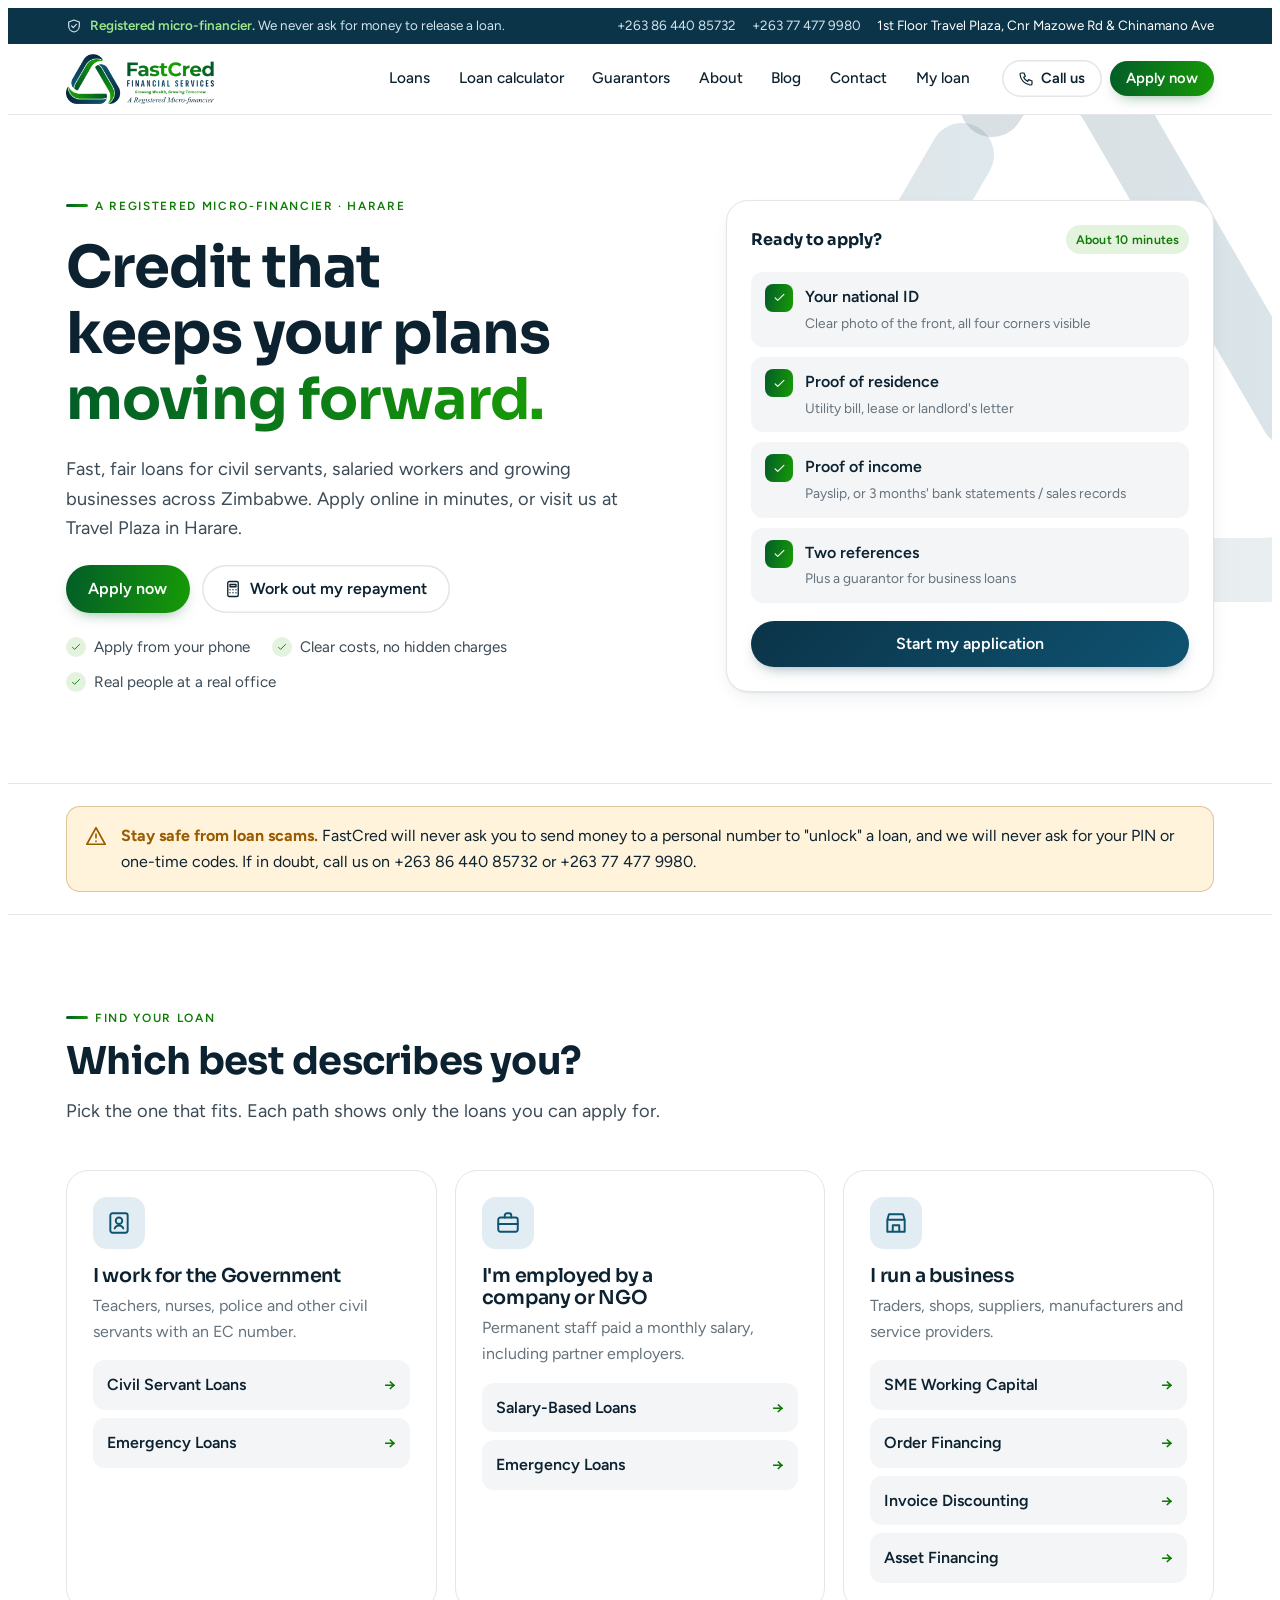
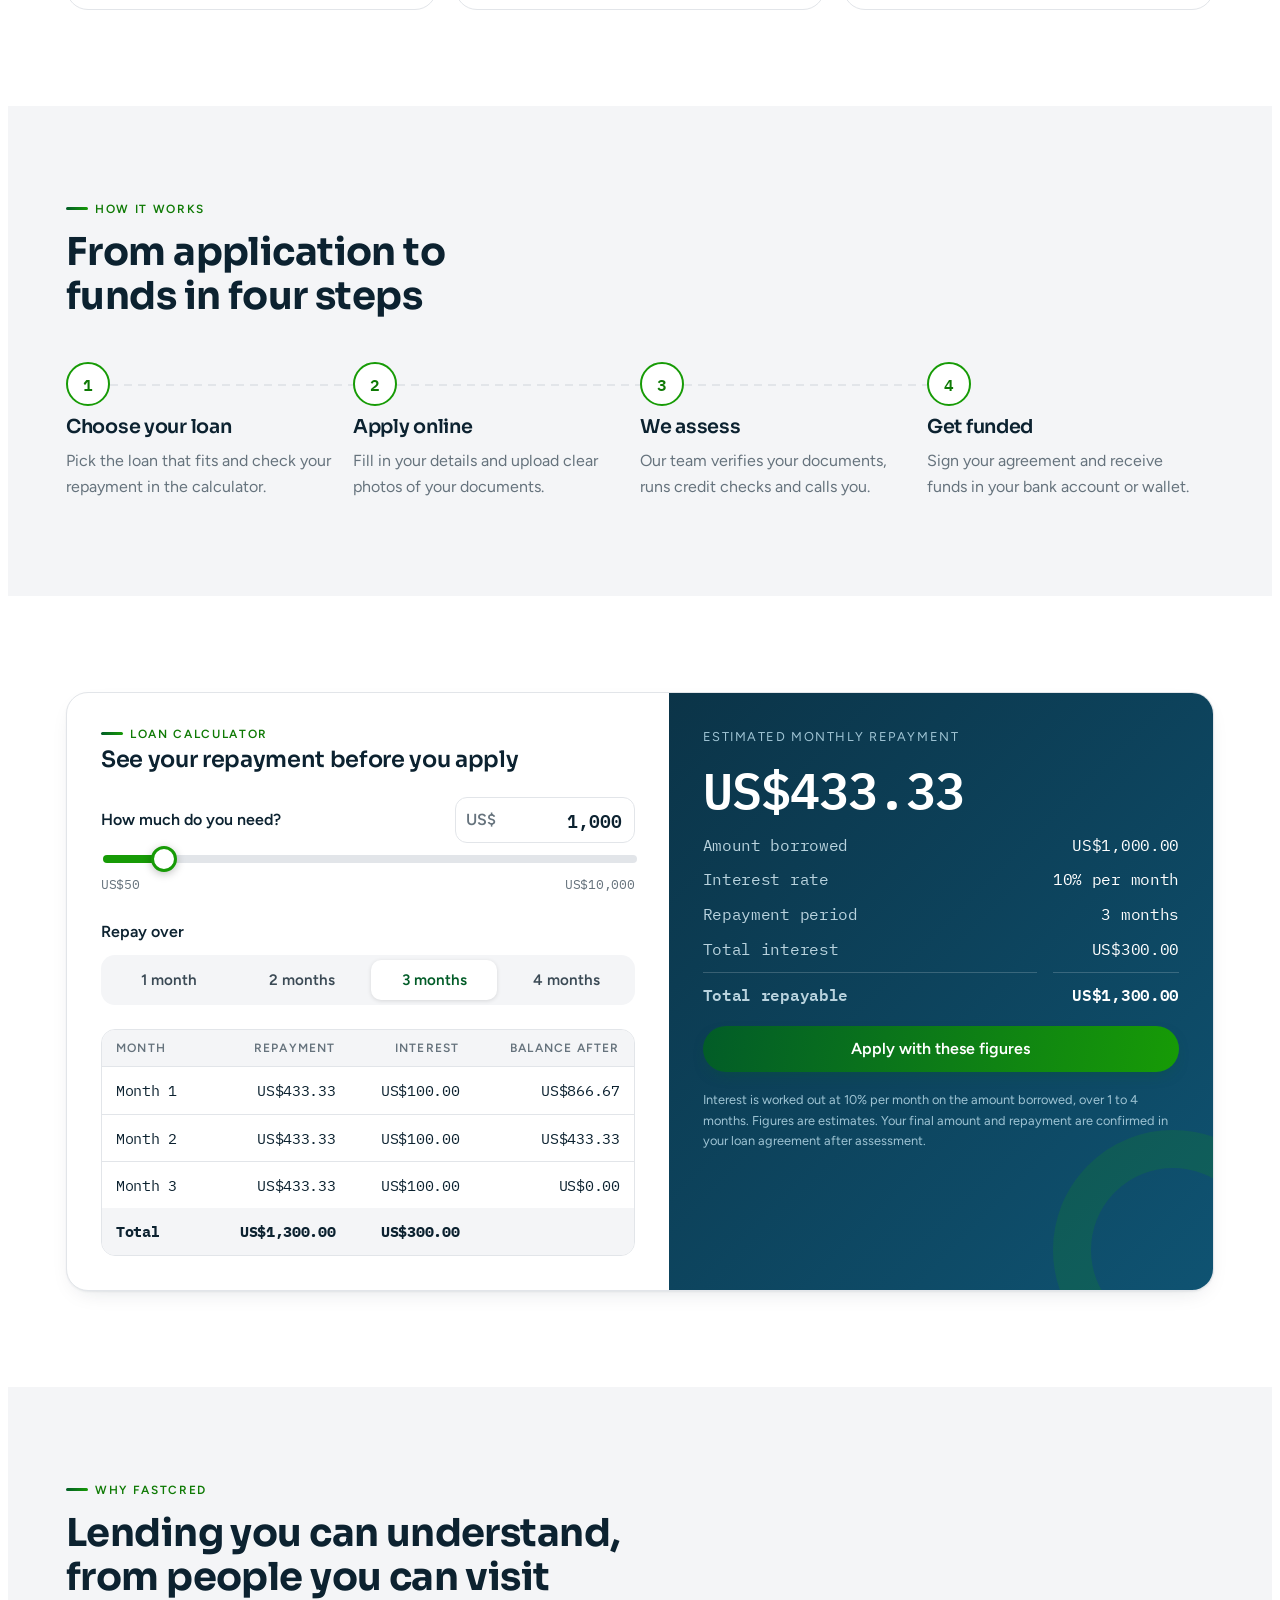
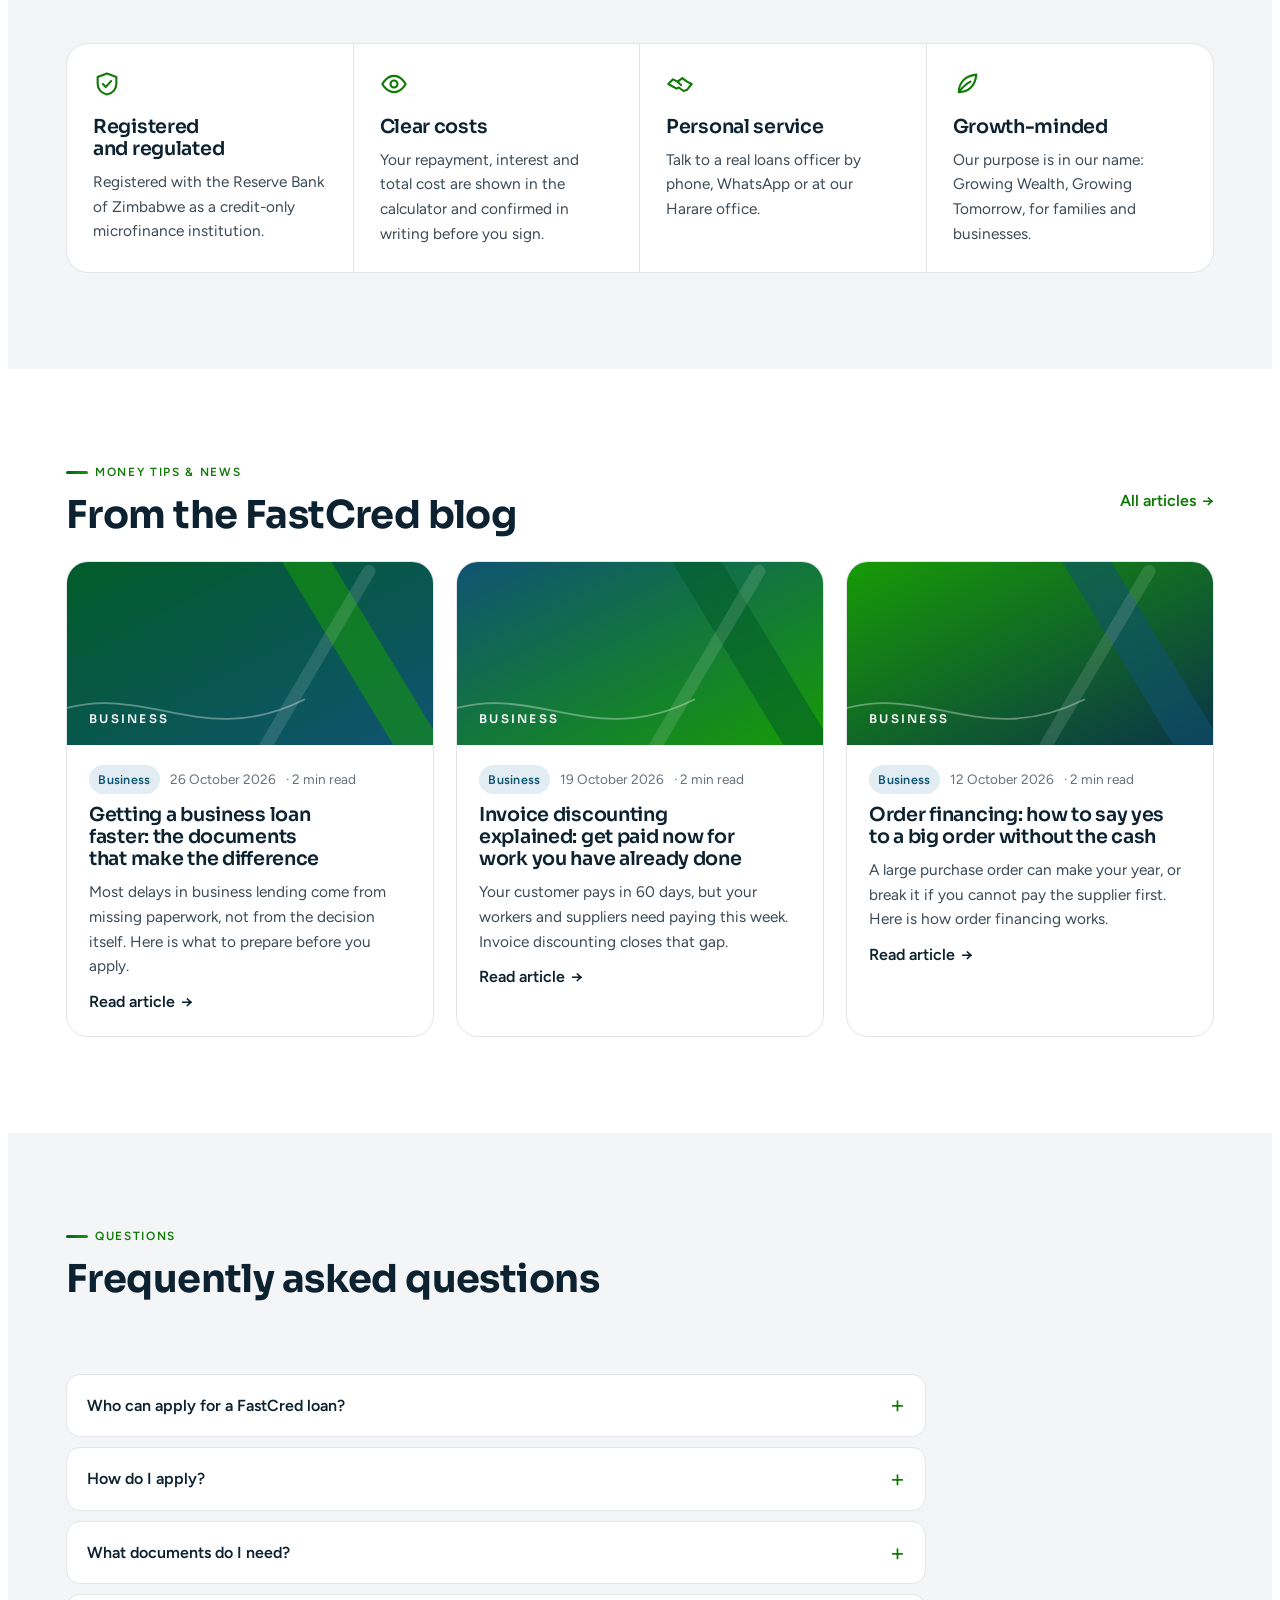
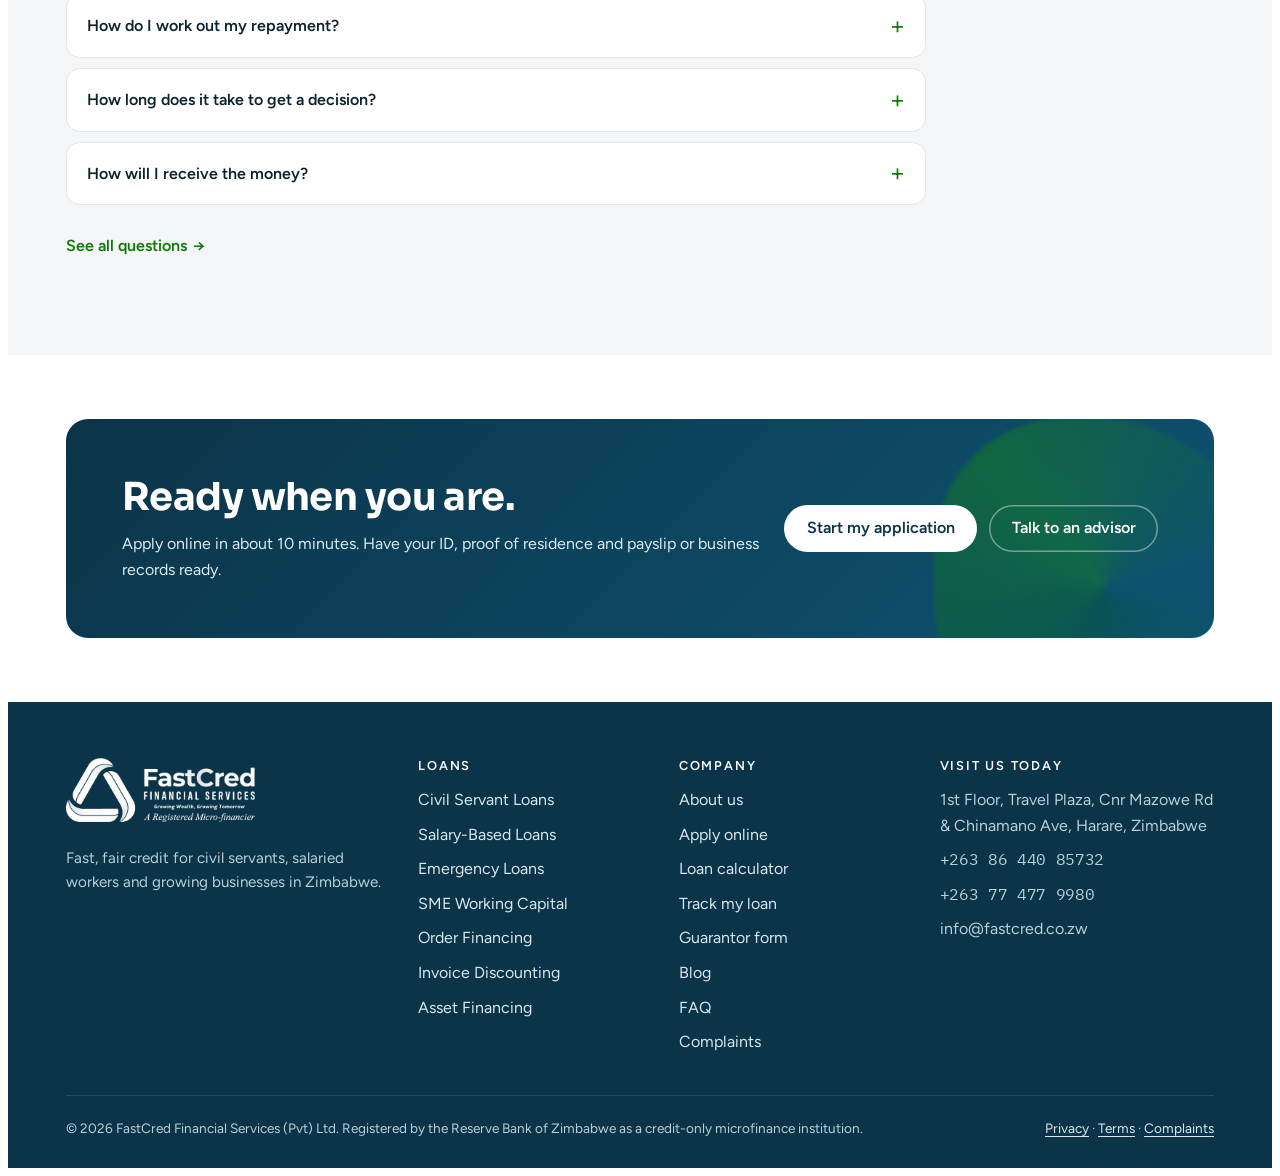
<file: index.html>
<!doctype html>
<html lang="en"><head><meta charset="utf-8"><title>FastCred Financial Services</title>
<meta http-equiv="refresh" content="0; url=docs/">
<script>location.replace("docs/"+location.hash)</script></head>
<body><p><a href="docs/">Open the FastCred Financial Services website</a></p></body></html>
</file>
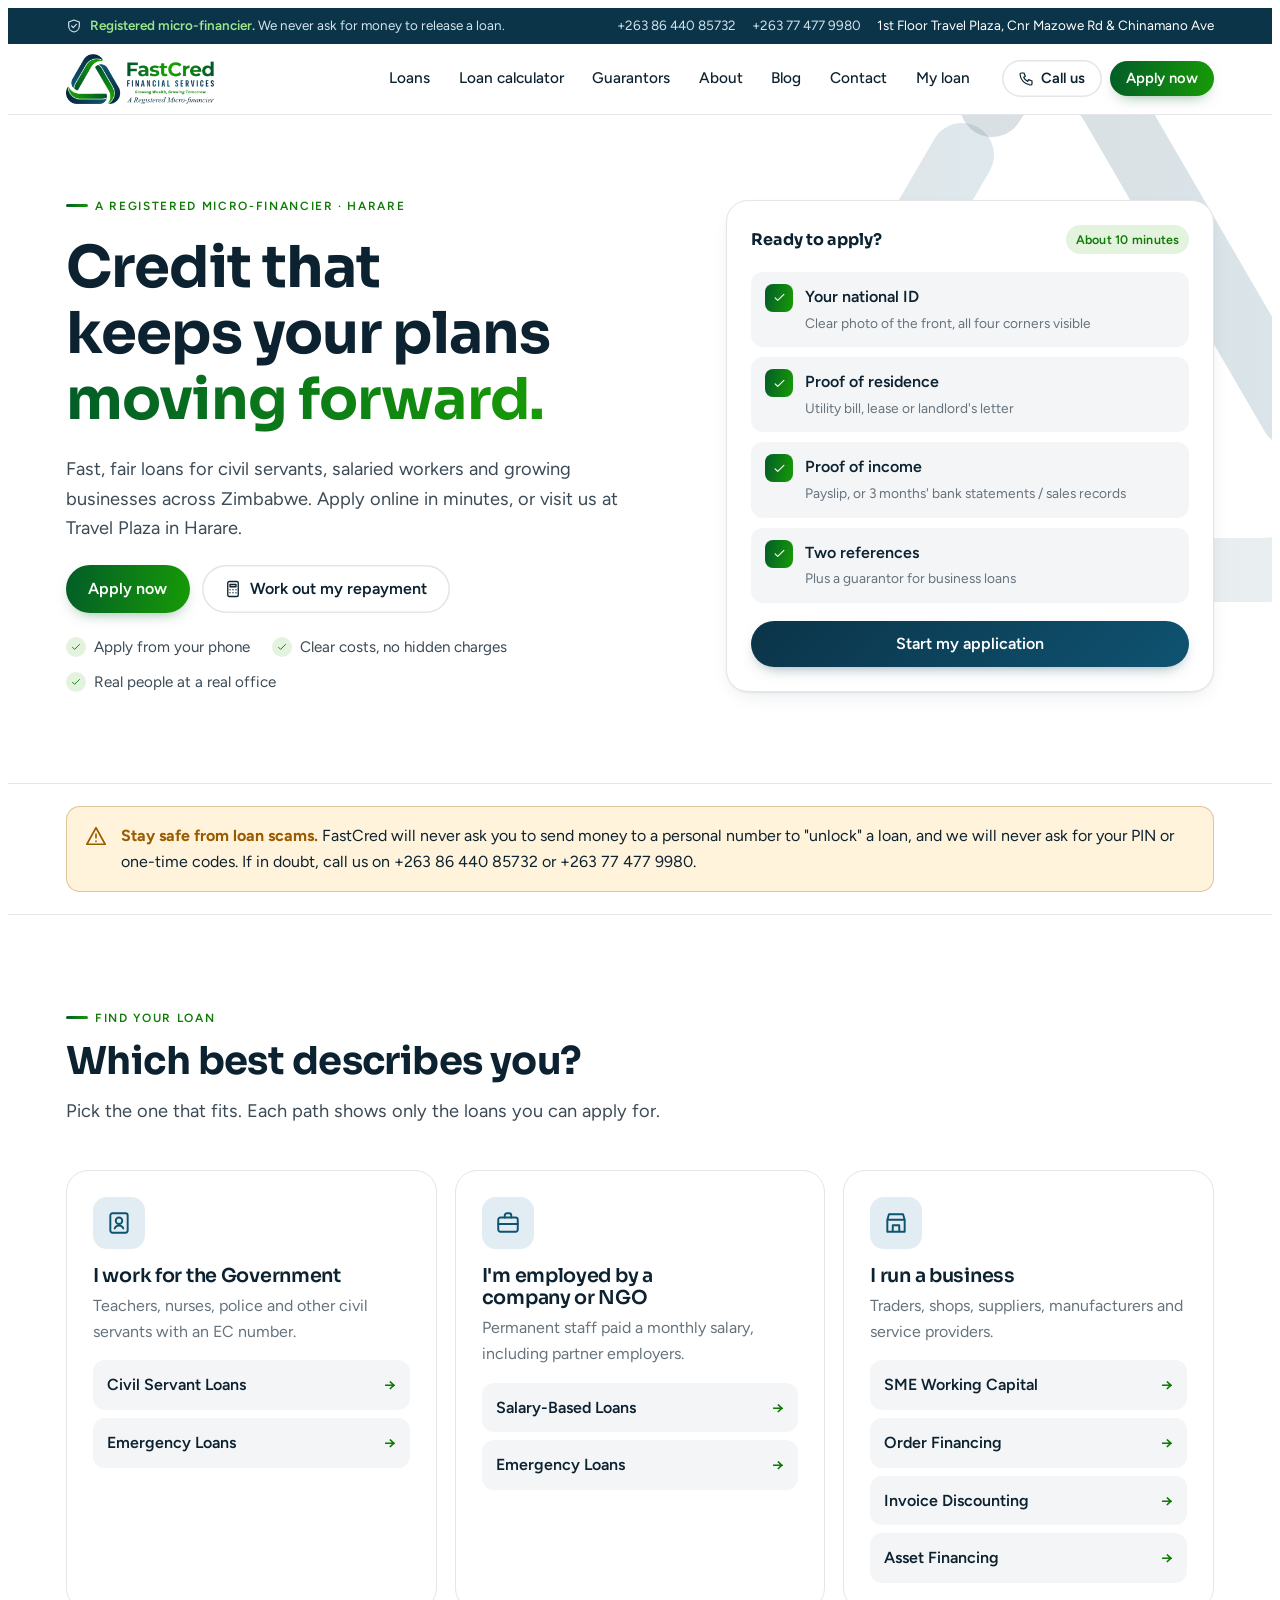
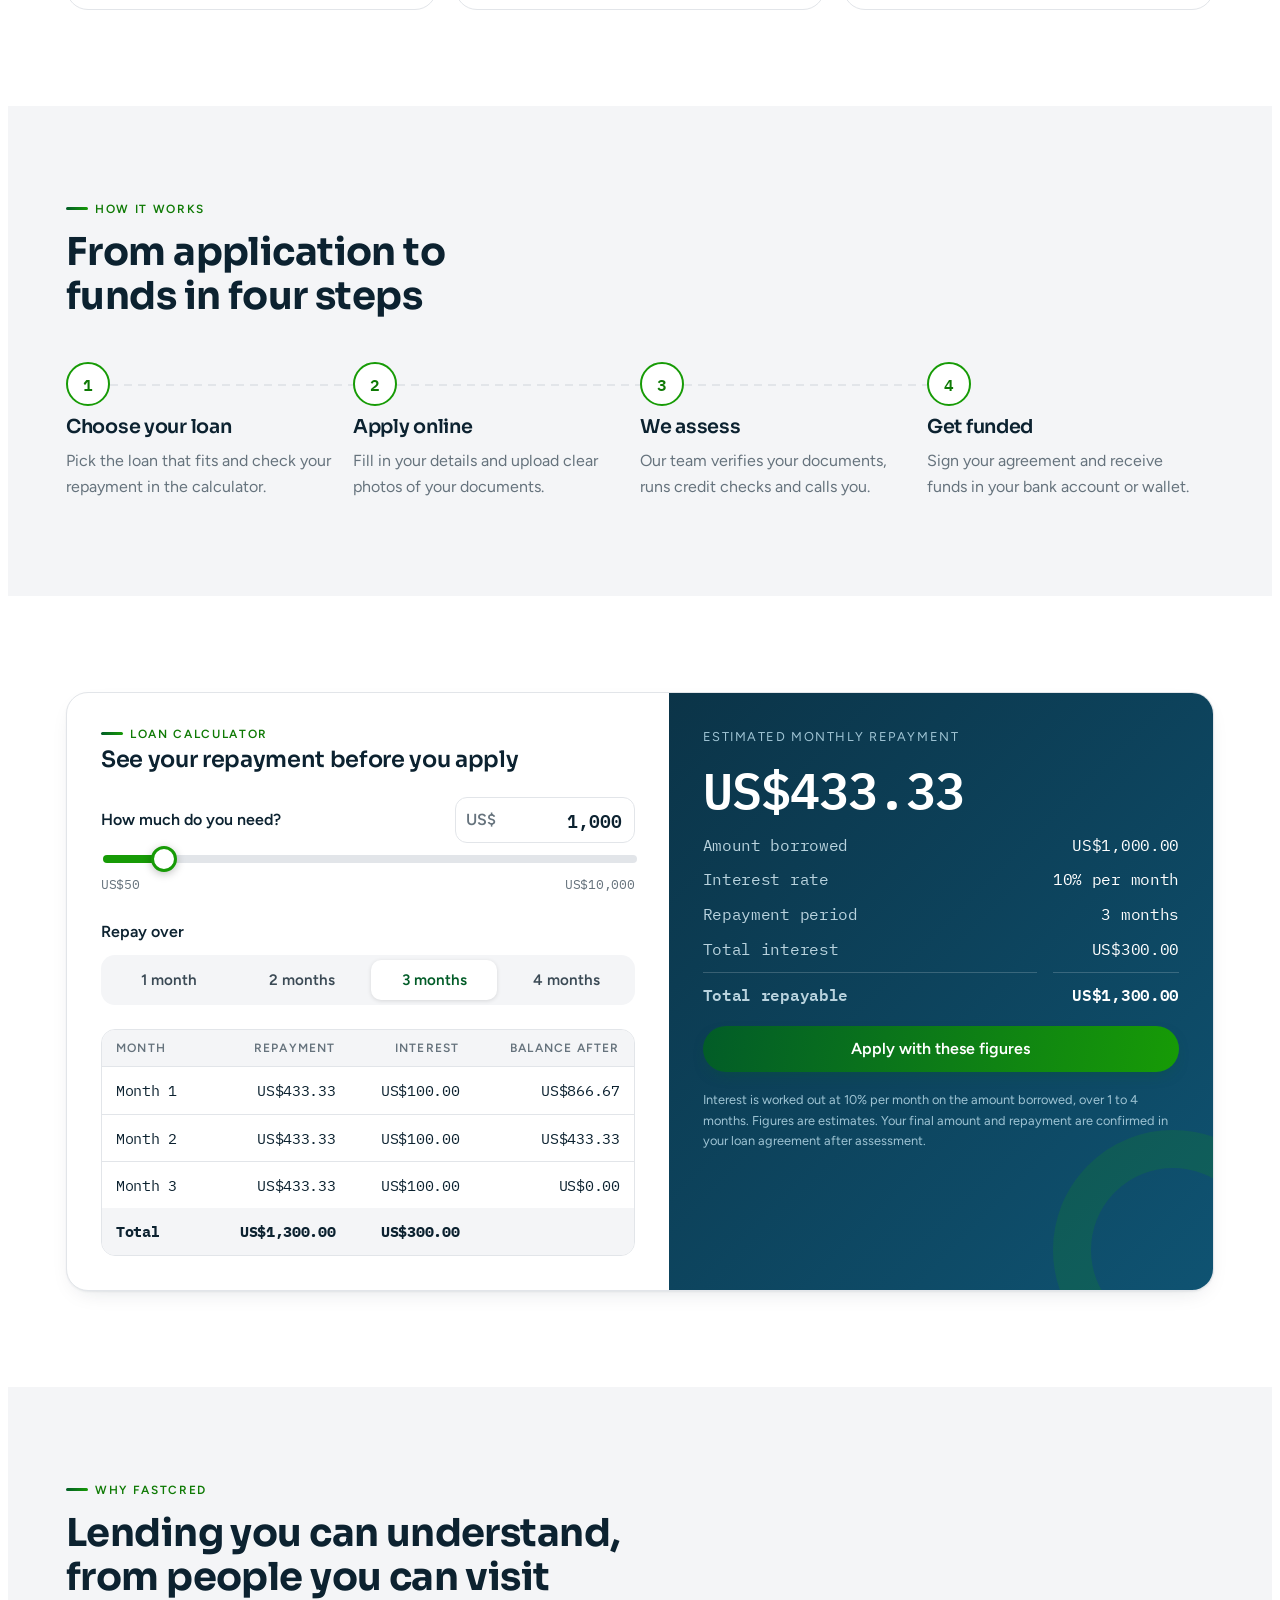
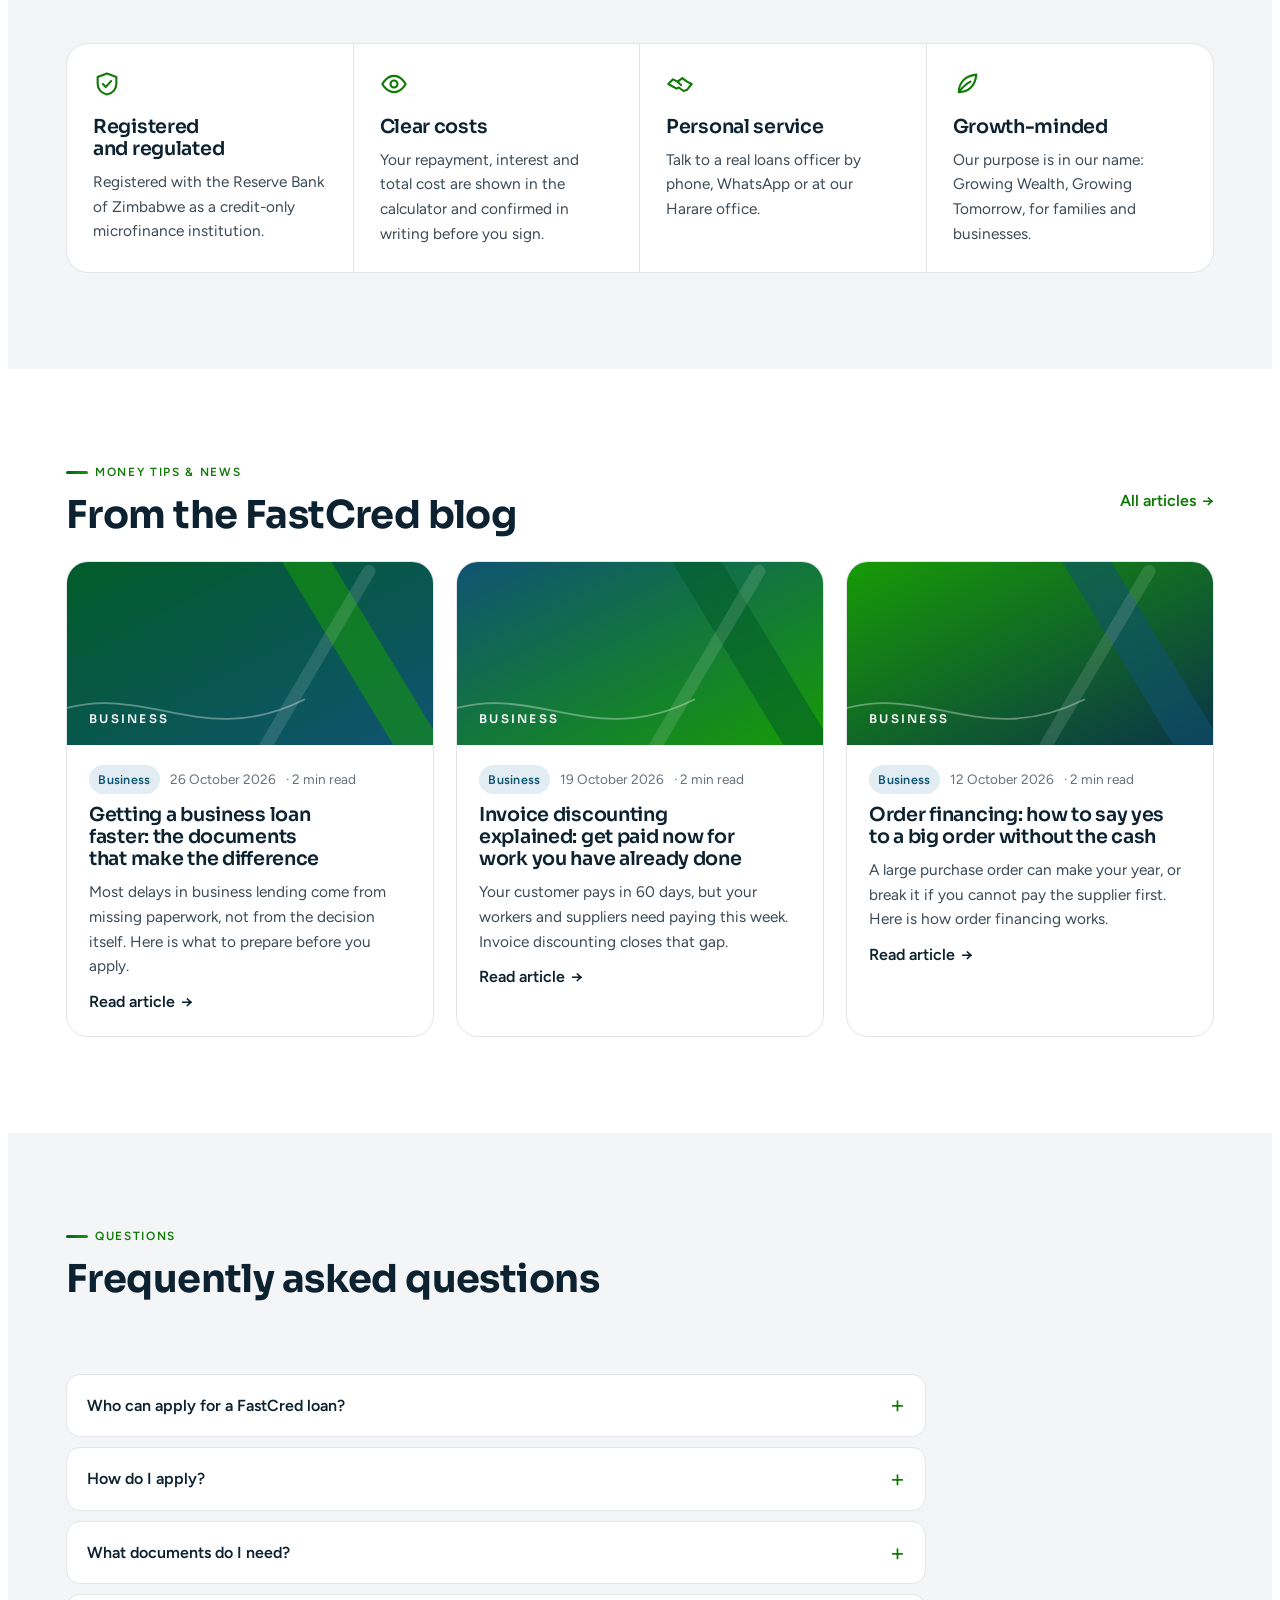
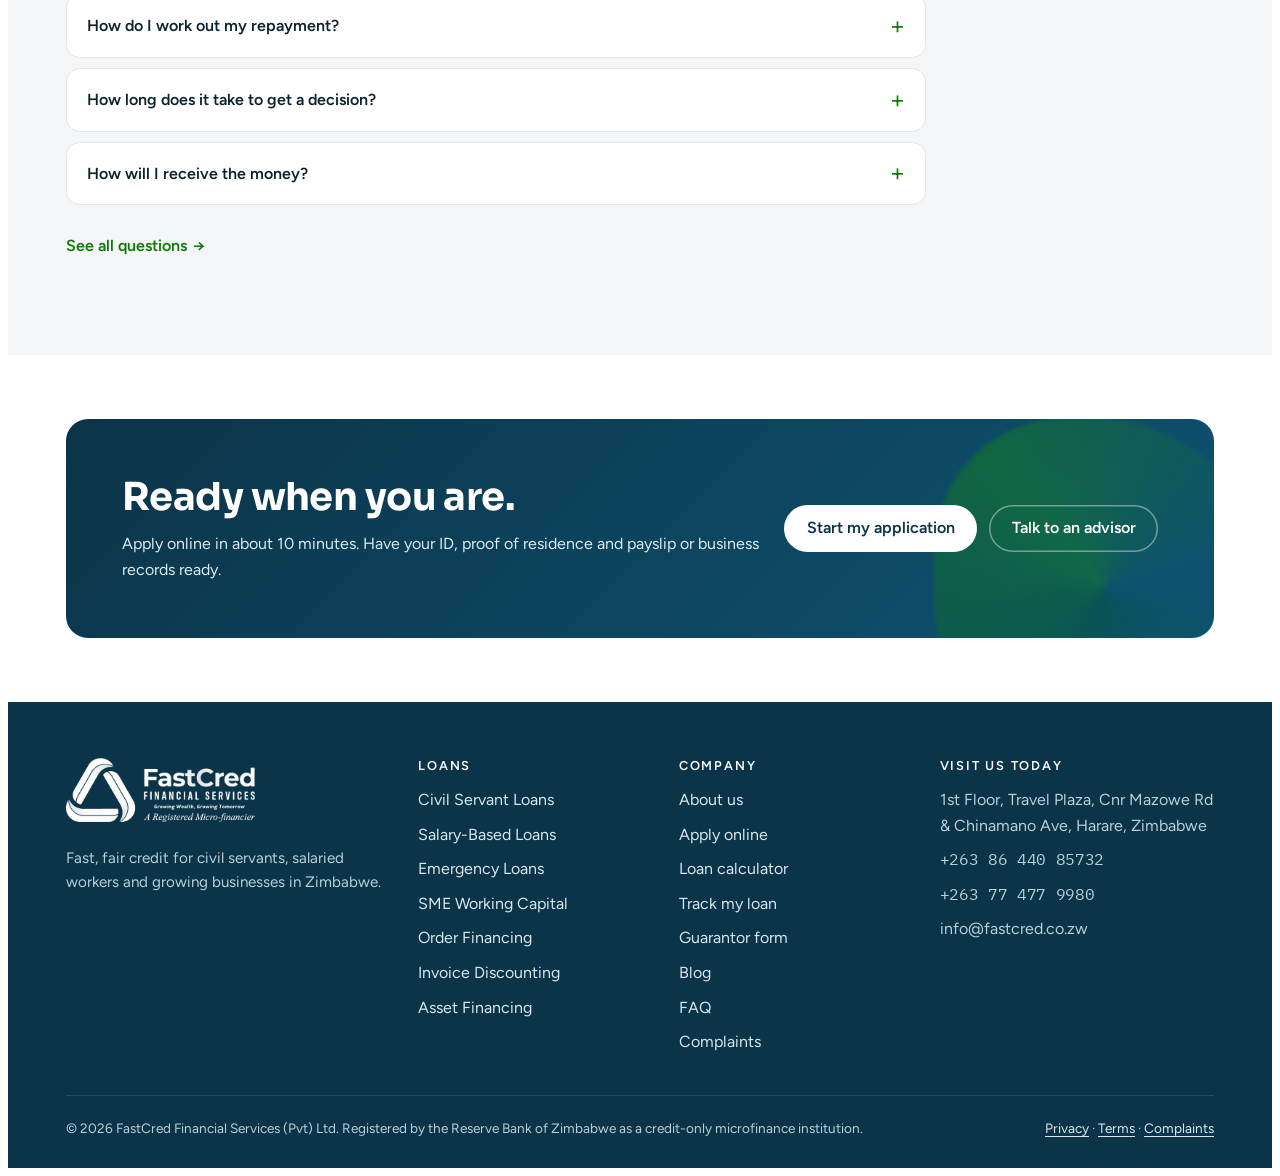
<file: docs/index.html>
<!doctype html>
<html lang="en">
<head>
<meta charset="utf-8">
<meta name="viewport" content="width=device-width,initial-scale=1,viewport-fit=cover">
<title>FastCred Financial Services</title>
<meta name="description" content="FastCred Financial Services — a registered micro-financier in Harare. Fast, fair loans for civil servants, salaried workers and SMEs. Apply online and track your loan.">
<meta name="theme-color" content="#0b3448">
<meta property="og:title" content="FastCred Financial Services">
<meta property="og:description" content="Fast, fair loans for civil servants, salaried workers and growing businesses in Zimbabwe. Apply online in minutes.">
<meta property="og:image" content="assets/logo.png">
<link rel="icon" href="assets/mark.png">
<link rel="preconnect" href="https://fonts.googleapis.com"><link rel="preconnect" href="https://fonts.gstatic.com" crossorigin>
<link rel="stylesheet" href="https://fonts.googleapis.com/css2?family=Sora:wght@500;600;700&family=Figtree:wght@400;500;600;700&family=IBM+Plex+Mono:wght@500;600&display=swap">
<link rel="stylesheet" href="assets/site.css">
</head>
<body>
<div id="root"></div>
<noscript><p style="padding:24px">Please turn on JavaScript to use the FastCred website, or call +263 86 440 85732.</p></noscript>
<script>window.FC_LOGO="assets/logo.png";window.FC_LOGO_WHITE="assets/logo_white.png";window.FC_MARK="assets/mark.png";</script>
<script src="assets/config.js"></script>
<script src="assets/data.js"></script>
<script src="assets/posts.js"></script>
<script src="assets/app.js"></script>
</body>
</html>
</file>
<file: docs/assets/site.css>
/* Layout concept: "ribbon & ledger" — angled bands lifted from the FastCred triangle mark, with ledger-style figure cards in tabular numerals. */
:root{
  --ink:#0c2230; --ink-2:#3b4a55; --ink-3:#66737d;
  --paper:#ffffff; --surface:#ffffff; --surface-2:#f4f5f7; --line:#e2e5e9;
  --navy:#0f5372; --navy-deep:#0b3448; --forest:#025c28; --leaf:#179b06; --leaf-ink:#0f7a05;
  --leaf-soft:#e3f3dd; --navy-soft:#e1edf3; --warn:#9a5b00; --warn-soft:#fff3dc; --danger:#b42318;
  --on-brand:#ffffff;
  --grad:linear-gradient(100deg,var(--forest) 0%,var(--leaf) 100%);
  --grad-navy:linear-gradient(135deg,#0b3448 0%,#0f5372 100%);
  --f-display:"Sora","Segoe UI",system-ui,sans-serif;
  --f-body:"Figtree","Segoe UI",system-ui,-apple-system,sans-serif;
  --f-num:"IBM Plex Mono",ui-monospace,"SFMono-Regular",Consolas,monospace;
  --r-s:8px; --r-m:14px; --r-l:22px;
  --shadow:0 1px 2px rgba(12,34,48,.06),0 8px 24px -12px rgba(12,34,48,.18);
  --wrap:1180px;
}
@media (prefers-color-scheme:dark){:root:not([data-theme="light"]){
  --ink:#eceff2; --ink-2:#b9c0c7; --ink-3:#8b949d;
  --paper:#0f1216; --surface:#161a1f; --surface-2:#1d2228; --line:#2a3038;
  --navy:#6fb3d6; --navy-deep:#0a2a3a; --forest:#1f8a3e; --leaf:#46c12c; --leaf-ink:#5fd343;
  --leaf-soft:#14281a; --navy-soft:#16242e; --warn:#f0b65a; --warn-soft:#2b2110; --danger:#ff8a80;
  --grad-navy:linear-gradient(135deg,#071d28 0%,#0d3a52 100%);
  --shadow:0 1px 2px rgba(0,0,0,.3),0 10px 30px -14px rgba(0,0,0,.6);
  color-scheme:dark}}
:root[data-theme="dark"]{
  --ink:#eceff2; --ink-2:#b9c0c7; --ink-3:#8b949d;
  --paper:#0f1216; --surface:#161a1f; --surface-2:#1d2228; --line:#2a3038;
  --navy:#6fb3d6; --navy-deep:#0a2a3a; --forest:#1f8a3e; --leaf:#46c12c; --leaf-ink:#5fd343;
  --leaf-soft:#14281a; --navy-soft:#16242e; --warn:#f0b65a; --warn-soft:#2b2110; --danger:#ff8a80;
  --grad-navy:linear-gradient(135deg,#071d28 0%,#0d3a52 100%);
  --shadow:0 1px 2px rgba(0,0,0,.3),0 10px 30px -14px rgba(0,0,0,.6);
  color-scheme:dark}

*,*::before,*::after{box-sizing:border-box}
html{scroll-behavior:smooth}
@media (prefers-reduced-motion:reduce){html{scroll-behavior:auto}*{animation:none!important;transition:none!important}}
body{background:var(--paper);color:var(--ink);font:16px/1.6 var(--f-body);-webkit-font-smoothing:antialiased;overflow-x:hidden}
body::before{content:"";position:fixed;inset:0 0 auto;height:env(safe-area-inset-top,0px);z-index:60;background:var(--surface)}
h1,h2,h3,h4{font-family:var(--f-display);line-height:1.15;margin:0;text-wrap:balance;letter-spacing:-.015em;color:var(--ink)}
h1{font-size:clamp(2.1rem,5.2vw,3.6rem);font-weight:700}
h2{font-size:clamp(1.6rem,3.4vw,2.4rem);font-weight:700}
h3{font-size:1.2rem;font-weight:600}
p{margin:0}
a{color:var(--leaf-ink);text-underline-offset:3px}
a:hover{color:var(--forest)}
:focus-visible{outline:3px solid var(--leaf);outline-offset:2px;border-radius:4px}
.num{font-family:var(--f-num);font-variant-numeric:tabular-nums;letter-spacing:-.02em}
.wrap{max-width:var(--wrap);margin:0 auto;padding-left:max(16px,env(safe-area-inset-left,0px));padding-right:max(16px,env(safe-area-inset-right,0px))}
.eyebrow{font:600 .74rem/1.2 var(--f-body);text-transform:uppercase;letter-spacing:.14em;color:var(--leaf-ink);display:inline-flex;align-items:center;gap:.6em}
.eyebrow::before{content:"";width:22px;height:3px;border-radius:2px;background:var(--grad)}
.lede{font-size:1.14rem;color:var(--ink-2);max-width:60ch}
.muted{color:var(--ink-3)}
.sr{position:absolute;width:1px;height:1px;overflow:hidden;clip:rect(0 0 0 0);white-space:nowrap}
.skip{position:absolute;left:-999px;top:8px;z-index:100;background:var(--surface);padding:8px 14px;border-radius:8px}
.skip:focus{left:12px}

/* Buttons */
.btn{--bg:var(--grad);display:inline-flex;align-items:center;justify-content:center;gap:.5em;font:600 1rem/1 var(--f-body);padding:.95em 1.4em;border-radius:999px;border:0;cursor:pointer;text-decoration:none;color:var(--on-brand);background:var(--bg);box-shadow:0 6px 16px -8px rgba(2,92,40,.6);transition:transform .15s,box-shadow .15s,filter .15s;white-space:nowrap}
.btn:hover{color:var(--on-brand);transform:translateY(-1px);filter:brightness(1.06)}
.btn:active{transform:none}
.btn.ghost{background:transparent;color:var(--ink);box-shadow:inset 0 0 0 1.5px var(--line)}
.btn.ghost:hover{color:var(--ink);box-shadow:inset 0 0 0 1.5px var(--leaf)}
.btn.navy{--bg:var(--grad-navy);box-shadow:0 6px 16px -8px rgba(11,52,72,.6)}
.btn.light{background:#fff;color:#0b3448;box-shadow:none}
.btn.light:hover{color:#025c28}
.btn.sm{padding:.7em 1.1em;font-size:.92rem}
.btn[disabled]{opacity:.5;cursor:not-allowed;transform:none}
.link-arrow{font-weight:600;text-decoration:none;display:inline-flex;gap:.4em;align-items:center}
.link-arrow::after{content:"→";transition:transform .15s}
.link-arrow:hover::after{transform:translateX(3px)}

/* Top strip + header */
.topstrip{background:var(--navy-deep);color:#cfe3ec;font-size:.84rem}
.topstrip .wrap{display:flex;gap:18px;align-items:center;justify-content:space-between;padding-block:7px;flex-wrap:wrap}
.topstrip a{color:#fff;text-decoration:none}
.topstrip .alert{display:flex;gap:8px;align-items:center}
.topstrip .alert b{color:#9be58b;font-weight:600}
.topstrip .contacts{display:flex;gap:16px;flex-wrap:wrap}
header.site{position:sticky;top:env(safe-area-inset-top,0px);z-index:50;background:color-mix(in srgb,var(--surface) 92%,transparent);backdrop-filter:saturate(1.4) blur(10px);border-bottom:1px solid var(--line)}
header.site .wrap{display:flex;align-items:center;gap:20px;padding-block:10px}
.brand{display:flex;align-items:center;flex-shrink:0}
.brand img{height:50px;width:auto;display:block}
.brand .on-dark{display:none}
@media (prefers-color-scheme:dark){:root:not([data-theme="light"]) .brand .on-light{display:none}:root:not([data-theme="light"]) .brand .on-dark{display:block}}
:root[data-theme="dark"] .brand .on-light{display:none}:root[data-theme="dark"] .brand .on-dark{display:block}
nav.main{display:flex;gap:4px;margin-left:auto;align-items:center}
nav.main a{color:var(--ink);text-decoration:none;font-weight:500;padding:.55em .8em;border-radius:999px;font-size:.96rem}
nav.main a:hover,nav.main a[aria-current="page"]{background:var(--surface-2);color:var(--forest)}
:root[data-theme="dark"] nav.main a[aria-current="page"]{color:var(--leaf-ink)}
.header-cta{display:flex;gap:8px;align-items:center}
.menu-btn{display:none;background:none;border:1.5px solid var(--line);border-radius:10px;width:44px;height:44px;color:var(--ink);cursor:pointer;margin-left:auto}
.menu-btn svg{width:22px;height:22px}
@media (max-width:1020px){
  nav.main{display:none;position:absolute;left:0;right:0;top:100%;flex-direction:column;align-items:stretch;background:var(--surface);border-bottom:1px solid var(--line);padding:10px max(16px,env(safe-area-inset-right,0px)) 18px max(16px,env(safe-area-inset-left,0px));box-shadow:var(--shadow)}
  nav.main.open{display:flex}
  nav.main a{padding:.85em 1em;border-radius:10px}
  .menu-btn{display:grid;place-items:center}
  .header-cta .btn.ghost{display:none}
  .brand img{height:42px}
}
@media (max-width:560px){.header-cta{display:none}.topstrip .alert{display:none}}

/* Sections */
section{padding-block:clamp(56px,8vw,96px)}
section.tight{padding-block:clamp(40px,6vw,64px)}
.sec-head{display:grid;gap:14px;margin-bottom:clamp(28px,4vw,44px);max-width:720px}
.sec-head.center{margin-inline:auto;text-align:center;justify-items:center}
.band-soft{background:var(--surface-2)}
.band-surface{background:var(--surface)}

/* Hero */
.hero{position:relative;overflow:hidden;background:var(--surface);padding-block:clamp(40px,7vw,84px) clamp(48px,7vw,90px);border-bottom:1px solid var(--line)}
.hero .wrap{display:grid;grid-template-columns:1.1fr .9fr;gap:clamp(28px,5vw,64px);align-items:center;position:relative;z-index:1}
.hero h1 span.grad{background:var(--grad);-webkit-background-clip:text;background-clip:text;color:transparent}
.hero-copy{display:grid;gap:22px;min-width:0}
.hero-actions{display:flex;gap:12px;flex-wrap:wrap}
.hero-ticks{display:flex;gap:10px 22px;flex-wrap:wrap;color:var(--ink-2);font-size:.95rem;list-style:none;padding:0;margin:0}
.hero-ticks li{display:flex;gap:8px;align-items:center}
.tick{width:20px;height:20px;border-radius:50%;background:var(--leaf-soft);color:var(--leaf-ink);display:grid;place-items:center;flex-shrink:0}
.tick svg{width:12px;height:12px}
.ribbons{position:absolute;right:-140px;top:-120px;width:720px;height:720px;opacity:.95;pointer-events:none;z-index:0}
.ribbons path{transform-origin:360px 360px;animation:drift 18s ease-in-out infinite alternate}
.ribbons path:nth-child(2){animation-delay:-6s}.ribbons path:nth-child(3){animation-delay:-12s}
@keyframes drift{from{transform:rotate(-2deg)}to{transform:rotate(3deg)}}
.hero-card{background:var(--surface);border:1px solid var(--line);border-radius:var(--r-l);box-shadow:var(--shadow);padding:24px;display:grid;gap:18px;position:relative}
.hero-card .hc-top{display:flex;justify-content:space-between;align-items:center;gap:12px}
.hero-card .hc-top img{height:38px}
.chip{display:inline-flex;align-items:center;gap:6px;font-size:.78rem;font-weight:600;padding:.35em .75em;border-radius:999px;background:var(--leaf-soft);color:var(--leaf-ink);letter-spacing:.02em}
.chip.navy{background:var(--navy-soft);color:var(--navy)}
.chip.warn{background:var(--warn-soft);color:var(--warn)}
.checklist{list-style:none;margin:0;padding:0;display:grid;gap:10px}
.checklist li{display:grid;grid-template-columns:28px 1fr;gap:12px;align-items:start;padding:12px 14px;border-radius:12px;background:var(--surface-2)}
.checklist li b{display:block;font-weight:600}
.checklist li small{color:var(--ink-3);font-size:.86rem}
.checklist .ck{width:28px;height:28px;border-radius:8px;background:var(--grad);color:#fff;display:grid;place-items:center}
.checklist .ck svg{width:15px;height:15px}
@media (max-width:900px){.hero .wrap{grid-template-columns:1fr}.ribbons{right:-320px;top:-200px;opacity:.5}}

/* Fraud band */
.notice{display:flex;gap:14px;align-items:flex-start;background:var(--warn-soft);border:1px solid color-mix(in srgb,var(--warn) 30%,transparent);color:var(--ink);padding:16px 18px;border-radius:var(--r-m)}
.notice svg{width:22px;height:22px;color:var(--warn);flex-shrink:0;margin-top:2px}
.notice b{color:var(--warn)}

/* Path chooser */
.paths{display:grid;grid-template-columns:repeat(3,1fr);gap:18px}
.path{background:var(--surface);border:1px solid var(--line);border-radius:var(--r-l);padding:26px;display:grid;gap:16px;align-content:start;position:relative;overflow:hidden}
.path .ic{width:52px;height:52px;border-radius:14px;display:grid;place-items:center;background:var(--navy-soft);color:var(--navy)}
.path .ic svg{width:26px;height:26px}
.path ul{list-style:none;margin:0;padding:0;display:grid;gap:8px}
.path ul a{display:flex;justify-content:space-between;align-items:center;gap:10px;padding:12px 14px;border-radius:12px;background:var(--surface-2);text-decoration:none;color:var(--ink);font-weight:600;transition:background .15s}
.path ul a:hover{background:var(--leaf-soft);color:var(--forest)}
.path ul a span.arrow{color:var(--leaf-ink)}
@media (max-width:900px){.paths{grid-template-columns:1fr}}

/* Steps */
.steps{display:grid;grid-template-columns:repeat(4,1fr);gap:0;counter-reset:s;position:relative}
.step{padding:0 22px 0 0;display:grid;gap:10px;align-content:start;position:relative}
.step .n{font-family:var(--f-num);font-weight:600;width:44px;height:44px;border-radius:50%;display:grid;place-items:center;background:var(--surface);border:2px solid var(--leaf);color:var(--leaf-ink);position:relative;z-index:1}
.step::before{content:"";position:absolute;top:22px;left:44px;right:0;height:2px;background:repeating-linear-gradient(90deg,var(--line) 0 8px,transparent 8px 14px)}
.step:last-child::before{display:none}
@media (max-width:860px){.steps{grid-template-columns:1fr 1fr;gap:28px}.step::before{display:none}}
@media (max-width:480px){.steps{grid-template-columns:1fr}}

/* Calculator */
.calc{display:grid;grid-template-columns:1.05fr .95fr;background:var(--surface);border:1px solid var(--line);border-radius:var(--r-l);box-shadow:var(--shadow);overflow:hidden}
.calc-in{padding:clamp(20px,3vw,34px);display:grid;gap:24px;align-content:start;min-width:0}
.calc-out{background:var(--grad-navy);color:#e4f0f5;padding:clamp(20px,3vw,34px);display:grid;gap:18px;align-content:start;position:relative;overflow:hidden;min-width:0}
.calc-out::after{content:"";position:absolute;right:-80px;bottom:-80px;width:240px;height:240px;border-radius:50%;border:38px solid rgba(23,155,6,.18)}
.calc-out h3,.calc-out .big{color:#fff}
.calc-out .big{font-size:clamp(2.2rem,5vw,3.1rem);font-weight:600;line-height:1}
.calc-out .lbl{font-size:.8rem;text-transform:uppercase;letter-spacing:.12em;color:#9fc4d4}
.calc-out dl{display:grid;grid-template-columns:1fr auto;gap:10px 16px;margin:0;font-size:.97rem;position:relative;z-index:1}
.calc-out dt{color:#b9d3de}.calc-out dd{margin:0;text-align:right;color:#fff}
.calc-out dl .total{border-top:1px solid rgba(255,255,255,.18);padding-top:10px;font-weight:600}
.calc-out .btn{position:relative;z-index:1}
.calc-note{font-size:.8rem;color:#9fc4d4;position:relative;z-index:1}
.field-row{display:grid;gap:10px}
.field-row .top{display:flex;justify-content:space-between;align-items:baseline;gap:10px}
.field-row label{font-weight:600}
.amount-box{display:flex;align-items:center;gap:6px;border:1.5px solid var(--line);border-radius:12px;padding:6px 10px;background:var(--surface);max-width:180px}
.amount-box span{color:var(--ink-3);font-weight:600}
.amount-box input{border:0;background:transparent;font:600 1.15rem var(--f-num);width:100%;color:var(--ink);outline:none;text-align:right;min-width:0}
.amount-box:focus-within{border-color:var(--leaf)}
input[type=range]{-webkit-appearance:none;appearance:none;width:100%;height:8px;border-radius:99px;background:linear-gradient(90deg,var(--leaf) var(--p,50%),var(--line) var(--p,50%));outline-offset:6px}
input[type=range]::-webkit-slider-thumb{-webkit-appearance:none;width:26px;height:26px;border-radius:50%;background:#fff;border:3px solid var(--leaf);box-shadow:0 2px 8px rgba(0,0,0,.25);cursor:grab}
input[type=range]::-moz-range-thumb{width:22px;height:22px;border-radius:50%;background:#fff;border:3px solid var(--leaf);cursor:grab}
.range-ends{display:flex;justify-content:space-between;font-size:.8rem;color:var(--ink-3)}
.seg{display:grid;grid-template-columns:repeat(4,1fr);gap:6px;background:var(--surface-2);padding:5px;border-radius:14px}
.seg button{border:0;background:transparent;padding:.75em .2em;border-radius:10px;font:600 .95rem var(--f-body);color:var(--ink-2);cursor:pointer}
.seg button[aria-pressed="true"]{background:var(--surface);color:var(--forest);box-shadow:0 1px 4px rgba(0,0,0,.12)}
:root[data-theme="dark"] .seg button[aria-pressed="true"]{color:var(--leaf-ink)}
@media (prefers-color-scheme:dark){:root:not([data-theme="light"]) .seg button[aria-pressed="true"]{color:var(--leaf-ink)}}
.sched-wrap{overflow-x:auto;border:1px solid var(--line);border-radius:var(--r-m);background:var(--surface)}
table.sched{width:100%;border-collapse:collapse;font-size:.95rem;min-width:460px}
table.sched th,table.sched td{padding:11px 14px;text-align:right;border-bottom:1px solid var(--line)}
table.sched th:first-child,table.sched td:first-child{text-align:left}
table.sched th{font:600 .75rem var(--f-body);text-transform:uppercase;letter-spacing:.1em;color:var(--ink-3);background:var(--surface-2)}
table.sched tr:last-child td{border-bottom:0}
table.sched tfoot td{font-weight:700;background:var(--surface-2)}
@media (max-width:860px){.calc{grid-template-columns:1fr}}

/* Cards / product grid */
.grid-3{display:grid;grid-template-columns:repeat(3,1fr);gap:18px}
.grid-2{display:grid;grid-template-columns:repeat(2,1fr);gap:18px}
.grid-4{display:grid;grid-template-columns:repeat(4,1fr);gap:18px}
@media (max-width:980px){.grid-3,.grid-4{grid-template-columns:1fr 1fr}}
@media (max-width:620px){.grid-3,.grid-2,.grid-4{grid-template-columns:1fr}}
.card{background:var(--surface);border:1px solid var(--line);border-radius:var(--r-l);padding:24px;display:grid;gap:12px;align-content:start;min-width:0}
.card.link{text-decoration:none;color:var(--ink);transition:border-color .15s,transform .15s,box-shadow .15s}
.card.link:hover{border-color:var(--leaf);transform:translateY(-2px);box-shadow:var(--shadow);color:var(--ink)}
.card .ic{width:46px;height:46px;border-radius:12px;display:grid;place-items:center;background:var(--leaf-soft);color:var(--leaf-ink)}
.card .ic svg{width:24px;height:24px}
.card p{color:var(--ink-2)}
.card .foot{margin-top:6px}
.group-label{display:flex;align-items:center;gap:14px;margin:8px 0 18px;font:600 .8rem var(--f-body);text-transform:uppercase;letter-spacing:.14em;color:var(--ink-3)}
.group-label::after{content:"";flex:1;height:1px;background:var(--line)}

/* Docs strip */
.docs{display:grid;grid-template-columns:repeat(3,1fr);gap:16px}
.doc{display:grid;grid-template-columns:44px 1fr;gap:14px;padding:18px;border-radius:var(--r-m);background:var(--surface);border:1px solid var(--line);align-items:start}
.doc .ic{width:44px;height:44px;border-radius:12px;background:var(--navy-soft);color:var(--navy);display:grid;place-items:center}
.doc .ic svg{width:22px;height:22px}
.doc b{display:block}
.doc span{color:var(--ink-3);font-size:.92rem}
@media (max-width:860px){.docs{grid-template-columns:1fr}}

/* Values */
.values{display:grid;grid-template-columns:repeat(4,1fr);gap:0;border:1px solid var(--line);border-radius:var(--r-l);overflow:hidden;background:var(--surface)}
.value{padding:26px;display:grid;gap:10px;align-content:start;border-right:1px solid var(--line)}
.value:last-child{border-right:0}
.value .ic{color:var(--leaf-ink)}
.value .ic svg{width:28px;height:28px}
.value p{color:var(--ink-2);font-size:.96rem}
@media (max-width:900px){.values{grid-template-columns:1fr 1fr}.value:nth-child(2){border-right:0}.value:nth-child(-n+2){border-bottom:1px solid var(--line)}}
@media (max-width:540px){.values{grid-template-columns:1fr}.value{border-right:0;border-bottom:1px solid var(--line)}.value:last-child{border-bottom:0}}

/* CTA band */
.cta-band{background:var(--grad-navy);color:#dcebf1;border-radius:var(--r-l);padding:clamp(28px,5vw,56px);display:grid;grid-template-columns:1.4fr auto;gap:24px;align-items:center;position:relative;overflow:hidden}
.cta-band h2{color:#fff}
.cta-band::before{content:"";position:absolute;inset:auto -60px -120px auto;width:340px;height:340px;background:conic-gradient(from 200deg,#025c28,#179b06,#0f5372,#025c28);border-radius:42% 58% 50% 50%;opacity:.35;filter:blur(2px)}
.cta-band>*{position:relative}
.cta-band .acts{display:flex;gap:12px;flex-wrap:wrap}
@media (max-width:760px){.cta-band{grid-template-columns:1fr}}

/* FAQ */
.faq{display:grid;gap:10px;max-width:860px}
.faq details{background:var(--surface);border:1px solid var(--line);border-radius:var(--r-m);padding:0 20px}
.faq summary{cursor:pointer;list-style:none;padding:18px 0;font-weight:600;display:flex;justify-content:space-between;gap:16px;align-items:center}
.faq summary::-webkit-details-marker{display:none}
.faq summary::after{content:"+";font:400 1.5rem/1 var(--f-body);color:var(--leaf-ink);transition:transform .2s}
.faq details[open] summary::after{transform:rotate(45deg)}
.faq details>div{padding:0 0 18px;color:var(--ink-2);display:grid;gap:10px}

/* Page head */
.page-head{background:var(--surface);border-bottom:1px solid var(--line);padding-block:clamp(36px,6vw,64px);position:relative;overflow:hidden}
.page-head .wrap{display:grid;gap:14px;position:relative;z-index:1}
.page-head .ribbons{width:520px;height:520px;right:-160px;top:-180px;opacity:.55}
.crumbs{font-size:.88rem;color:var(--ink-3);display:flex;gap:8px;flex-wrap:wrap}
.crumbs a{color:var(--ink-3)}

/* Product detail */
.detail{display:grid;grid-template-columns:1fr 340px;gap:clamp(24px,4vw,48px);align-items:start}
.detail .main{display:grid;gap:34px;min-width:0}
.detail aside{position:sticky;top:calc(env(safe-area-inset-top,0px) + 92px);display:grid;gap:16px}
.prose{display:grid;gap:14px;max-width:68ch}
.prose ul,.prose ol{margin:0;padding-left:1.3em;display:grid;gap:8px}
.prose li::marker{color:var(--leaf-ink)}
.prose h2{font-size:1.5rem;margin-top:10px}
.prose h3{margin-top:6px}
.prose blockquote{margin:0;padding:14px 18px;border-left:4px solid var(--leaf);background:var(--surface-2);border-radius:0 12px 12px 0;color:var(--ink-2)}
.uses{display:flex;flex-wrap:wrap;gap:8px}
.uses span{padding:.5em .9em;border-radius:999px;background:var(--surface-2);border:1px solid var(--line);font-size:.92rem}
@media (max-width:900px){.detail{grid-template-columns:1fr}.detail aside{position:static}}

/* Forms */
.form-shell{display:grid;grid-template-columns:260px 1fr;gap:clamp(20px,3vw,40px);align-items:start}
.stepper{position:sticky;top:calc(env(safe-area-inset-top,0px) + 92px);list-style:none;margin:0;padding:0;display:grid;gap:4px}
.stepper li button{all:unset;box-sizing:border-box;width:100%;display:grid;grid-template-columns:34px 1fr;gap:12px;align-items:center;padding:10px 12px;border-radius:12px;cursor:pointer;color:var(--ink-2)}
.stepper li button:focus-visible{outline:3px solid var(--leaf)}
.stepper .dot{width:34px;height:34px;border-radius:50%;display:grid;place-items:center;font:600 .9rem var(--f-num);border:2px solid var(--line);background:var(--surface)}
.stepper li.done .dot{background:var(--leaf);border-color:var(--leaf);color:#fff}
.stepper li.cur button{background:var(--surface);box-shadow:var(--shadow);color:var(--ink);font-weight:600}
.stepper li.cur .dot{border-color:var(--leaf);color:var(--leaf-ink)}
.stepper li.locked button{cursor:default;opacity:.6}
.progress-m{display:none}
@media (max-width:900px){.form-shell{grid-template-columns:1fr}.stepper{display:none}.progress-m{display:grid;gap:8px}}
.progress-m .bar{height:6px;border-radius:9px;background:var(--line);overflow:hidden}
.progress-m .bar i{display:block;height:100%;background:var(--grad);transition:width .3s}
.fcard{background:var(--surface);border:1px solid var(--line);border-radius:var(--r-l);padding:clamp(20px,3vw,34px);display:grid;gap:24px;min-width:0}
.fcard>header{display:grid;gap:6px}
fieldset{border:0;margin:0;padding:0;display:grid;gap:16px;min-width:0}
legend{font:600 1.05rem var(--f-display);padding:0;margin-bottom:4px;color:var(--ink)}
.fgrid{display:grid;grid-template-columns:repeat(6,1fr);gap:14px 16px}
.f{grid-column:span 3;display:grid;gap:6px;min-width:0}
.f.s2{grid-column:span 2}.f.s6{grid-column:span 6}.f.s4{grid-column:span 4}
@media (max-width:700px){.f,.f.s2,.f.s4{grid-column:span 6}}
.f>label,.f>.lab{font-weight:600;font-size:.93rem}
.f>label .opt,.f>.lab .opt{font-weight:400;color:var(--ink-3)}
.f input:not([type=radio]):not([type=checkbox]),.f select,.f textarea{width:100%;font:inherit;font-size:1rem;color:var(--ink);background:var(--surface);border:1.5px solid var(--line);border-radius:11px;padding:.75em .9em;transition:border-color .15s,box-shadow .15s}
.f textarea{min-height:96px;resize:vertical}
.f input:focus,.f select:focus,.f textarea:focus{outline:none;border-color:var(--leaf);box-shadow:0 0 0 4px color-mix(in srgb,var(--leaf) 18%,transparent)}
.f .hint{font-size:.84rem;color:var(--ink-3)}
.f.err input,.f.err select,.f.err textarea{border-color:var(--danger)}
.f .emsg{font-size:.84rem;color:var(--danger);display:none}
.f.err .emsg{display:block}
.opts{display:flex;flex-wrap:wrap;gap:8px}
.opts label{display:inline-flex;align-items:center;gap:8px;padding:.6em .95em;border:1.5px solid var(--line);border-radius:999px;cursor:pointer;font-weight:500;background:var(--surface);transition:border-color .15s,background .15s}
.opts input{accent-color:var(--leaf);width:17px;height:17px;margin:0}
.opts label:has(input:checked){border-color:var(--leaf);background:var(--leaf-soft)}
.opts label:has(input:focus-visible){outline:3px solid var(--leaf);outline-offset:2px}
.tiles{display:grid;grid-template-columns:repeat(auto-fill,minmax(210px,1fr));gap:10px}
.tiles label{display:grid;gap:4px;padding:14px 16px;border:1.5px solid var(--line);border-radius:14px;cursor:pointer;background:var(--surface);position:relative}
.tiles label b{font-weight:600;padding-right:22px}
.tiles label small{color:var(--ink-3);font-size:.84rem;line-height:1.4}
.tiles input{position:absolute;opacity:0;pointer-events:none}
.tiles label::after{content:"";position:absolute;right:14px;top:16px;width:16px;height:16px;border-radius:50%;border:2px solid var(--line)}
.tiles label:has(input:checked){border-color:var(--leaf);background:var(--leaf-soft)}
.tiles label:has(input:checked)::after{border-color:var(--leaf);background:radial-gradient(var(--leaf) 45%,transparent 50%)}
.tiles label:has(input:focus-visible){outline:3px solid var(--leaf);outline-offset:2px}
.sub-block{border:1px dashed var(--line);border-radius:var(--r-m);padding:18px;display:grid;gap:14px}
.sub-block>.t{font-weight:600;display:flex;justify-content:space-between;align-items:center;gap:10px}
.form-nav{display:flex;justify-content:space-between;gap:12px;flex-wrap:wrap;align-items:center;padding-top:6px;border-top:1px solid var(--line);margin-top:4px;padding-top:20px}
.saved{font-size:.85rem;color:var(--ink-3)}
.upload{border:2px dashed var(--line);border-radius:var(--r-m);padding:18px;display:grid;grid-template-columns:44px 1fr auto;gap:14px;align-items:center;background:var(--surface);transition:border-color .15s,background .15s}
.upload.drag{border-color:var(--leaf);background:var(--leaf-soft)}
.upload.has{border-style:solid;border-color:color-mix(in srgb,var(--leaf) 50%,var(--line))}
.upload .ic{width:44px;height:44px;border-radius:12px;background:var(--navy-soft);color:var(--navy);display:grid;place-items:center}
.upload.has .ic{background:var(--leaf-soft);color:var(--leaf-ink)}
.upload .ic svg{width:22px;height:22px}
.upload .meta{min-width:0}
.upload .meta b{display:block}
.upload .meta small{color:var(--ink-3);display:block;overflow:hidden;text-overflow:ellipsis;white-space:nowrap}
.upload input{display:none}
@media (max-width:520px){.upload{grid-template-columns:44px 1fr}.upload .btn{grid-column:1/-1}}
.legal-box{background:var(--surface-2);border-radius:var(--r-m);padding:18px;font-size:.93rem;color:var(--ink-2);display:grid;gap:10px;max-height:240px;overflow:auto}
.review{display:grid;gap:14px}
.review section{padding:0;border:1px solid var(--line);border-radius:var(--r-m);overflow:hidden}
.review h4{font:600 .8rem var(--f-body);text-transform:uppercase;letter-spacing:.12em;color:var(--ink-3);padding:12px 16px;background:var(--surface-2);display:flex;justify-content:space-between;align-items:center}
.review h4 button{all:unset;cursor:pointer;color:var(--leaf-ink);font-weight:600;letter-spacing:0;text-transform:none;font-size:.88rem}
.review dl{display:grid;grid-template-columns:minmax(120px,1fr) 2fr;margin:0;padding:6px 16px 12px;gap:6px 16px;font-size:.95rem}
.review dt{color:var(--ink-3)}.review dd{margin:0;overflow-wrap:anywhere}
@media (max-width:520px){.review dl{grid-template-columns:1fr}.review dd{margin-bottom:6px}}
.quote-mini{display:flex;gap:16px;flex-wrap:wrap;align-items:center;justify-content:space-between;background:var(--grad-navy);color:#d6e8ef;border-radius:var(--r-m);padding:16px 20px}
.quote-mini b{color:#fff;font-size:1.4rem}
.done-card{text-align:center;justify-items:center}
.done-card .badge{width:76px;height:76px;border-radius:50%;background:var(--grad);display:grid;place-items:center;color:#fff}
.done-card .badge svg{width:38px;height:38px}
.ref{font:600 1.3rem var(--f-num);padding:.4em .9em;border-radius:12px;background:var(--surface-2);border:1px dashed var(--line);letter-spacing:.04em}

/* Blog */
.blog-tools{display:flex;gap:12px;flex-wrap:wrap;align-items:center;justify-content:space-between;margin-bottom:28px}
.cats{display:flex;gap:8px;flex-wrap:wrap}
.cats button{border:1.5px solid var(--line);background:var(--surface);color:var(--ink-2);padding:.55em 1em;border-radius:999px;font:600 .9rem var(--f-body);cursor:pointer}
.cats button[aria-pressed="true"]{background:var(--ink);color:var(--paper);border-color:var(--ink)}
.search{display:flex;align-items:center;gap:8px;border:1.5px solid var(--line);border-radius:999px;padding:.4em .9em;background:var(--surface);min-width:0;flex:0 1 300px}
.search svg{width:18px;height:18px;color:var(--ink-3);flex-shrink:0}
.search input{border:0;background:transparent;font:inherit;color:var(--ink);outline:none;width:100%;min-width:0;padding:.3em 0}
.search:focus-within{border-color:var(--leaf)}
.posts{display:grid;grid-template-columns:repeat(3,1fr);gap:22px}
@media (max-width:980px){.posts{grid-template-columns:1fr 1fr}}
@media (max-width:620px){.posts{grid-template-columns:1fr}}
.post-card{display:grid;grid-template-rows:auto 1fr;background:var(--surface);border:1px solid var(--line);border-radius:var(--r-l);overflow:hidden;text-decoration:none;color:var(--ink);transition:transform .15s,box-shadow .15s,border-color .15s}
.post-card:hover{transform:translateY(-3px);box-shadow:var(--shadow);border-color:var(--leaf);color:var(--ink)}
.post-card .body{padding:20px 22px 22px;display:grid;gap:10px;align-content:start}
.post-card p{color:var(--ink-2);font-size:.96rem}
.post-card .meta,.post-meta{display:flex;gap:10px;align-items:center;color:var(--ink-3);font-size:.85rem;flex-wrap:wrap}
.cover{aspect-ratio:16/8;max-width:100%;position:relative;overflow:hidden;display:block}
.cover svg{position:absolute;inset:0;width:100%;height:100%}
.post-card.feature{grid-column:1/-1;grid-template-columns:1.2fr 1fr;grid-template-rows:auto}
.post-card.feature .cover{aspect-ratio:auto;min-height:260px}
.post-card.feature h3{font-size:1.6rem}
@media (max-width:760px){.post-card.feature{grid-template-columns:1fr}.post-card.feature .cover{min-height:0;aspect-ratio:16/8}}
.article{display:grid;grid-template-columns:minmax(0,1fr) 300px;gap:clamp(24px,4vw,56px);align-items:start}
.article .prose{font-size:1.08rem;line-height:1.75;max-width:70ch}
.article .prose p:first-child{font-size:1.2rem;color:var(--ink)}
.article aside{position:sticky;top:calc(env(safe-area-inset-top,0px) + 92px);display:grid;gap:16px}
@media (max-width:960px){.article{grid-template-columns:1fr}.article aside{position:static}}
.empty{padding:40px;text-align:center;color:var(--ink-3);border:1px dashed var(--line);border-radius:var(--r-l)}

/* Contact */
.contact-grid{display:grid;grid-template-columns:1fr 1.1fr;gap:clamp(20px,4vw,48px);align-items:start}
@media (max-width:900px){.contact-grid{grid-template-columns:1fr}}
.cline{display:grid;grid-template-columns:44px 1fr auto;gap:14px;align-items:center;padding:16px 0;border-bottom:1px solid var(--line)}
.cline .ic{width:44px;height:44px;border-radius:12px;background:var(--leaf-soft);color:var(--leaf-ink);display:grid;place-items:center}
.cline .ic svg{width:20px;height:20px}
.cline small{display:block;color:var(--ink-3);font-size:.82rem;text-transform:uppercase;letter-spacing:.1em}
.cline b{font-weight:600;overflow-wrap:anywhere}
.copy{border:1.5px solid var(--line);background:var(--surface);color:var(--ink-2);border-radius:999px;padding:.45em .9em;font:600 .82rem var(--f-body);cursor:pointer}
.copy:hover{border-color:var(--leaf);color:var(--leaf-ink)}

/* Footer */
footer.site{background:var(--navy-deep);color:#b7cfd9;margin-top:0}
footer.site .wrap{padding-block:56px 28px;display:grid;gap:40px}
.f-top{display:grid;grid-template-columns:1.4fr 1fr 1fr 1.2fr;gap:32px}
.f-top h4{color:#fff;font:600 .8rem var(--f-body);text-transform:uppercase;letter-spacing:.14em;margin-bottom:14px}
.f-top ul{list-style:none;margin:0;padding:0;display:grid;gap:9px}
.f-top a{color:#d6e7ee;text-decoration:none}
.f-top a:hover{color:#9be58b}
.f-brand img{height:64px;width:auto}
.f-brand p{margin-top:16px;max-width:36ch;font-size:.95rem}
.f-bottom{border-top:1px solid rgba(255,255,255,.12);padding-top:22px;display:flex;justify-content:space-between;gap:16px;flex-wrap:wrap;font-size:.85rem}
.f-bottom a{color:#d6e7ee}
@media (max-width:900px){.f-top{grid-template-columns:1fr 1fr}}
@media (max-width:520px){.f-top{grid-template-columns:1fr}}

/* Mobile action bar */
.mbar{display:none}
@media (max-width:700px){
  .mbar{display:grid;grid-template-columns:1fr 1fr 1.4fr;gap:8px;position:fixed;left:0;right:0;bottom:0;z-index:55;background:var(--surface);border-top:1px solid var(--line);padding:10px max(12px,env(safe-area-inset-right,0px)) calc(10px + env(safe-area-inset-bottom,0px)) max(12px,env(safe-area-inset-left,0px));box-shadow:0 -6px 20px -12px rgba(0,0,0,.3)}
  .mbar a{display:grid;place-items:center;gap:2px;text-decoration:none;font-size:.78rem;font-weight:600;color:var(--ink-2);border-radius:12px;padding:6px}
  .mbar a svg{width:20px;height:20px}
  .mbar a.btn{color:#fff;font-size:.95rem;border-radius:12px;display:flex}
  body{padding-bottom:78px}
}
.toast{position:fixed;left:50%;bottom:calc(24px + env(safe-area-inset-bottom,0px));transform:translate(-50%,20px);background:var(--ink);color:var(--paper);padding:.8em 1.2em;border-radius:12px;font-weight:600;opacity:0;pointer-events:none;transition:.25s;z-index:90;max-width:calc(100vw - 32px)}
.toast.show{opacity:1;transform:translate(-50%,0)}
@media (max-width:700px){.toast{bottom:calc(92px + env(safe-area-inset-bottom,0px))}}
.view{animation:fade .35s ease}
@keyframes fade{from{opacity:.4;transform:translateY(6px)}to{opacity:1;transform:none}}

.values.two{grid-template-columns:1fr 1fr;gap:1px;background:var(--line)}
.values.two .value{border:0;background:var(--surface)}
@media (max-width:540px){.values.two{grid-template-columns:1fr}}
fieldset.err>legend{color:var(--danger)}
.topstrip .wrap{flex-wrap:nowrap}
.topstrip .contacts{font-family:var(--f-body);flex-wrap:nowrap;white-space:nowrap}
.topstrip .alert{min-width:0;overflow:hidden;text-overflow:ellipsis;white-space:nowrap}
@media (max-width:1180px){.topstrip .contacts a{display:none}}
@media (max-width:560px){.topstrip .wrap{justify-content:center;padding-block:6px}.topstrip{font-size:.8rem}}

.track-stages{list-style:none;margin:0;padding:0;display:grid;grid-template-columns:repeat(5,1fr);gap:6px}
.track-stages li{display:grid;gap:8px;font-size:.88rem;color:var(--ink-3)}
.track-stages li span{height:6px;border-radius:9px;background:var(--line)}
.track-stages li.done span{background:var(--leaf)}.track-stages li.done b{color:var(--ink)}
.track-stages li.cur span{background:linear-gradient(90deg,var(--leaf) 50%,var(--line) 50%)}.track-stages li.cur b{color:var(--leaf-ink)}
.track-stages li.bad span{background:var(--warn)}.track-stages li.bad b{color:var(--warn)}
.track-stages b{font-weight:600}
@media (max-width:560px){.track-stages b{font-size:.74rem}}
dl.kv{display:grid;grid-template-columns:repeat(auto-fit,minmax(170px,1fr));gap:12px;margin:0}
dl.kv>div{background:var(--surface-2);border-radius:12px;padding:12px 14px}
dl.kv dt{font-size:.78rem;text-transform:uppercase;letter-spacing:.1em;color:var(--ink-3)}
dl.kv dd{margin:4px 0 0;font-weight:600;font-size:1.05rem}
.timeline{list-style:none;margin:0;padding:0;display:grid;gap:14px;border-left:2px solid var(--line);padding-left:16px}
.timeline li{display:grid;gap:2px;position:relative}
.timeline li::before{content:"";position:absolute;left:-22px;top:6px;width:10px;height:10px;border-radius:50%;background:var(--leaf);box-shadow:0 0 0 3px var(--surface)}
.timeline time{font-size:.8rem;color:var(--ink-3)}
.doclist{list-style:none;margin:0;padding:0;display:grid;gap:10px}
.doclist li{display:grid;grid-template-columns:22px 1fr;gap:10px;align-items:start}
.doclist svg{width:20px;height:20px;color:var(--leaf-ink)}
.doclist small{display:block;color:var(--ink-3);overflow-wrap:anywhere}
/* Fields outside a .fgrid must not create implicit grid columns */
:not(.fgrid)>.f,:not(.fgrid)>.f.s2,:not(.fgrid)>.f.s4,:not(.fgrid)>.f.s6{grid-column:auto}
</file>
